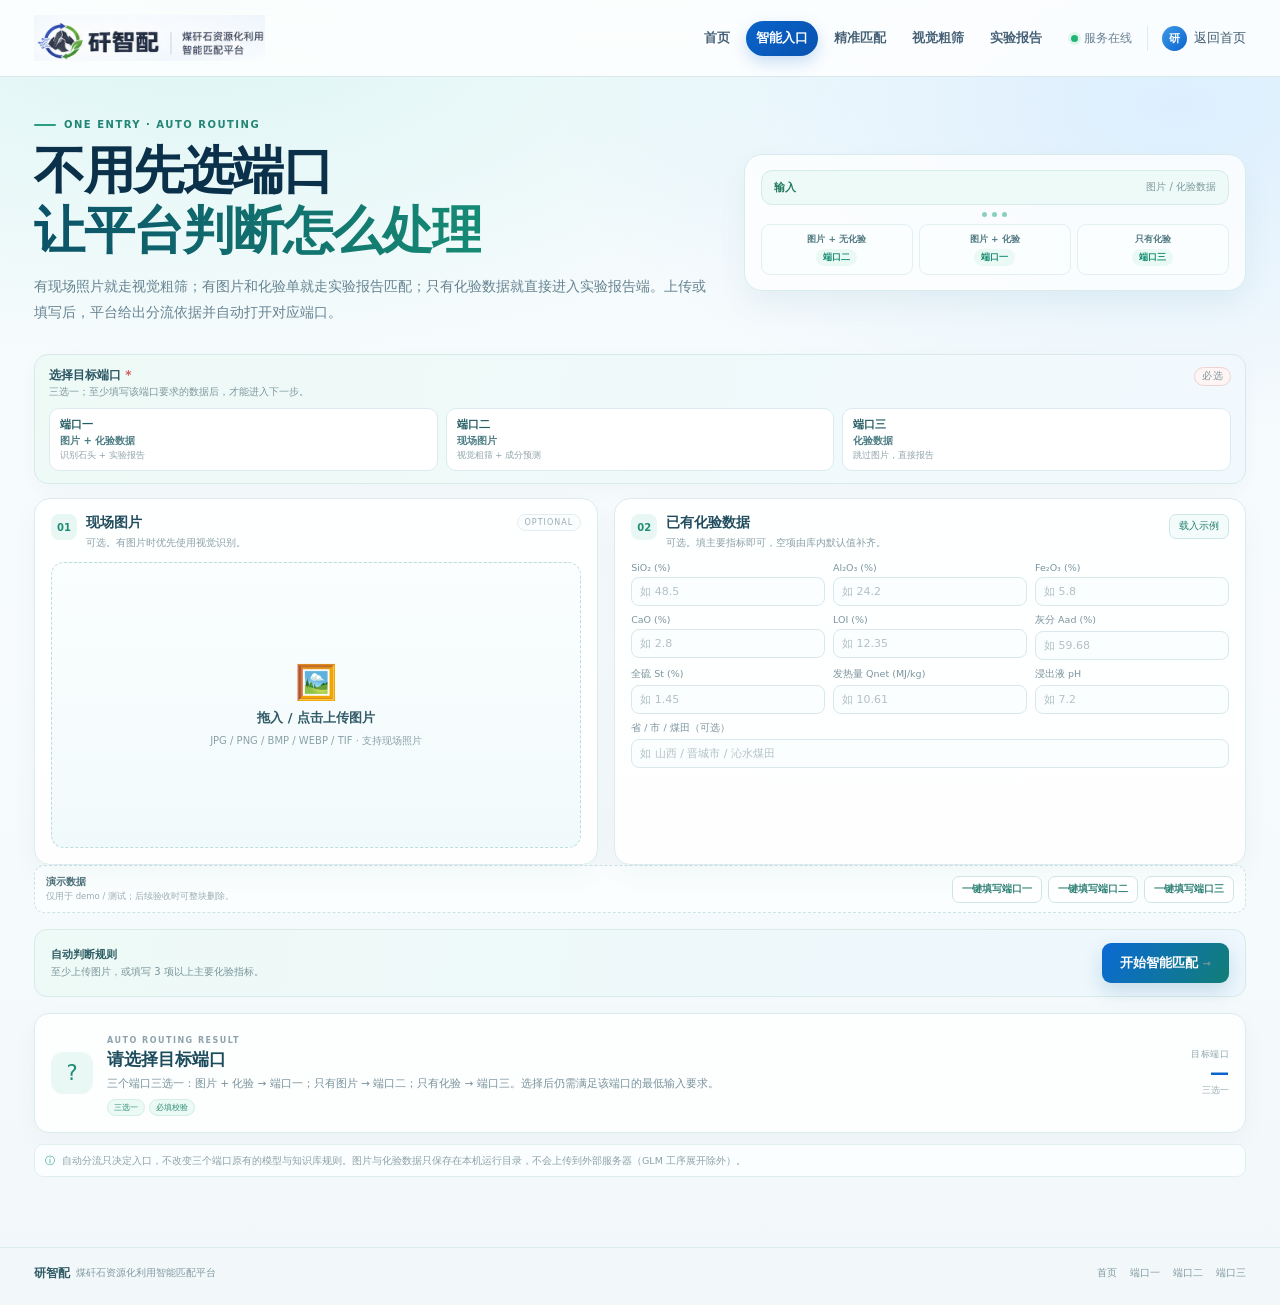
<file: static/auto.html>
<!DOCTYPE html>
<html lang="zh-CN">
<head>
<meta charset="UTF-8">
<meta name="viewport" content="width=device-width, initial-scale=1.0">
<title>智能入口 · 自动分流 · 煤矸石智能匹配平台</title>
<link rel="icon" href="/static/assets/logo.png">
<link rel="stylesheet" href="/static/landing.css">
<link rel="stylesheet" href="/static/auto.css">
</head>
<body class="auto-page">
<div class="page">
  <header class="site-header">
    <div class="topbar">
      <a class="brand" href="/"><img class="brand-logo" src="/static/assets/logo.png" alt="研智配 · 煤矸石资源化利用智能匹配平台"></a>
      <nav class="main-nav">
        <a href="/">首页</a>
        <a class="active" href="/auto">智能入口</a>
        <a href="/precision">精准匹配</a>
        <a href="/vision">视觉粗筛</a>
        <a href="/report">实验报告</a>
      </nav>
      <div class="top-actions">
        <a class="status-link" href="/api/health" target="_blank"><i class="status-dot"></i><span>服务在线</span></a>
        <a class="user-chip" href="/" style="text-decoration:none"><span class="avatar">研</span><span>返回首页</span></a>
      </div>
    </div>
  </header>

  <main class="auto-main">
    <section class="auto-hero">
      <div>
        <div class="eyebrow"><span></span>ONE ENTRY · AUTO ROUTING</div>
        <h1>不用先选端口<br><em>让平台判断怎么处理</em></h1>
        <p>有现场照片就走视觉粗筛；有图片和化验单就走实验报告匹配；只有化验数据就直接进入实验报告端。上传或填写后，平台给出分流依据并自动打开对应端口。</p>
      </div>
      <div class="route-map" aria-hidden="true">
        <div class="route-node input"><b>输入</b><span>图片 / 化验数据</span></div>
        <div class="route-line"><i></i><i></i><i></i></div>
        <div class="route-branches">
          <div><b>图片 + 无化验</b><span>端口二</span></div>
          <div><b>图片 + 化验</b><span>端口一</span></div>
          <div><b>只有化验</b><span>端口三</span></div>
        </div>
      </div>
    </section>

    <section class="auto-mode">
      <div class="auto-mode-head"><div><b>选择目标端口 <em>*</em></b><span>三选一；至少填写该端口要求的数据后，才能进入下一步。</span></div><span class="auto-required">必选</span></div>
      <div class="auto-modes" id="auto-modes">
        <button type="button" class="auto-mode-btn" data-target="precision"><b>端口一</b><span>图片 + 化验数据</span><small>识别石头 + 实验报告</small></button>
        <button type="button" class="auto-mode-btn" data-target="vision"><b>端口二</b><span>现场图片</span><small>视觉粗筛 + 成分预测</small></button>
        <button type="button" class="auto-mode-btn" data-target="report"><b>端口三</b><span>化验数据</span><small>跳过图片，直接报告</small></button>
      </div>
    </section>

    <div class="auto-grid">
      <section class="auto-card">
        <div class="auto-card-head"><span class="auto-no">01</span><div><h2>现场图片</h2><p>可选。有图片时优先使用视觉识别。</p></div><span class="optional">OPTIONAL</span></div>
        <div class="auto-drop" id="auto-drop">
          <input type="file" id="auto-file" accept=".jpg,.jpeg,.png,.bmp,.webp,.tif,.tiff,image/*" hidden>
          <div class="auto-drop-icon">🖼️</div>
          <b>拖入 / 点击上传图片</b>
          <small>JPG / PNG / BMP / WEBP / TIF · 支持现场照片</small>
          <img id="auto-preview" alt="待识别图片">
          <button type="button" class="auto-clear" id="auto-clear">重新选择</button>
        </div>
      </section>

      <section class="auto-card">
        <div class="auto-card-head"><span class="auto-no">02</span><div><h2>已有化验数据</h2><p>可选。填主要指标即可，空项由库内默认值补齐。</p></div><button type="button" class="auto-sample" id="auto-sample">载入示例</button></div>
        <div class="auto-fields">
          <label><span>SiO₂ (%)</span><input id="ai-SiO2" type="number" step="0.01" placeholder="如 48.5"></label>
          <label><span>Al₂O₃ (%)</span><input id="ai-Al2O3" type="number" step="0.01" placeholder="如 24.2"></label>
          <label><span>Fe₂O₃ (%)</span><input id="ai-Fe2O3" type="number" step="0.01" placeholder="如 5.8"></label>
          <label><span>CaO (%)</span><input id="ai-CaO" type="number" step="0.01" placeholder="如 2.8"></label>
          <label><span>LOI (%)</span><input id="ai-LOI" type="number" step="0.01" placeholder="如 12.35"></label>
          <label><span>灰分 Aad (%)</span><input id="ai-ash" type="number" step="0.1" placeholder="如 59.68"></label>
          <label><span>全硫 St (%)</span><input id="ai-St" type="number" step="0.01" placeholder="如 1.45"></label>
          <label><span>发热量 Qnet (MJ/kg)</span><input id="ai-Qnet" type="number" step="0.01" placeholder="如 10.61"></label>
          <label><span>浸出液 pH</span><input id="ai-pH" type="number" step="0.1" placeholder="如 7.2"></label>
          <label class="wide"><span>省 / 市 / 煤田（可选）</span><input id="ai-place" placeholder="如 山西 / 晋城市 / 沁水煤田"></label>
        </div>
      </section>
    </div>

    <section class="auto-demo-tools" id="auto-demo-tools">
      <div class="auto-demo-head"><b>演示数据</b><span>仅用于 demo / 测试；后续验收时可整块删除。</span></div>
      <div class="auto-demo-buttons">
        <button type="button" data-demo="precision">一键填写端口一</button>
        <button type="button" data-demo="vision">一键填写端口二</button>
        <button type="button" data-demo="report">一键填写端口三</button>
      </div>
    </section>

    <section class="auto-submit">
      <div>
        <b>自动判断规则</b>
        <span id="auto-hint">至少上传图片，或填写 3 项以上主要化验指标。</span>
      </div>
      <button type="button" class="auto-go" id="auto-go">开始智能匹配 <span>→</span></button>
    </section>

    <section class="auto-decision" id="auto-decision">
      <div class="decision-icon" id="decision-icon">✦</div>
      <div class="decision-copy">
        <span class="decision-kicker">AUTO ROUTING RESULT</span>
        <h2 id="decision-title">等待输入</h2>
        <p id="decision-desc">上传图片或填写化验数据后，这里会显示分流判断。</p>
        <div class="decision-tags" id="decision-tags"></div>
      </div>
      <div class="decision-target"><span>目标端口</span><b id="decision-port">—</b><em id="decision-count">—</em></div>
    </section>

    <div class="auto-note">
      <span>ⓘ</span><span>自动分流只决定入口，不改变三个端口原有的模型与知识库规则。图片与化验数据只保存在本机运行目录，不会上传到外部服务器（GLM 工序展开除外）。</span>
    </div>
  </main>

  <footer class="site-footer">
    <div class="footer-brand"><b>研智配</b><span>煤矸石资源化利用智能匹配平台</span></div>
    <div class="footer-links"><a href="/">首页</a><a href="/precision">端口一</a><a href="/vision">端口二</a><a href="/report">端口三</a></div>
  </footer>
</div>
<div class="auto-guard" id="auto-guard" role="dialog" aria-modal="true" aria-labelledby="guard-title">
  <div class="auto-guard-card">
    <div class="guard-icon">!</div>
    <h3 id="guard-title">还不能进入下一步</h3>
    <p id="guard-text">请先选择目标端口，并填写该端口要求的数据。</p>
    <button type="button" id="guard-close">知道了</button>
  </div>
</div>
<script src="/static/auto.js"></script>
</body>
</html>
</file>
<file: static/landing.css>
:root{
  --navy:#0c2b49; --ink:#16364f; --muted:#5f7789; --dim:#8aa1b1;
  --blue:#0b63ce; --blue2:#074da8; --green:#1b9d5a; --green2:#128348;
  --mint:#e9f8f2; --sky:#eaf5ff; --pale:#f4fafb; --line:#dcebed;
  --white:#fff; --shadow:0 16px 40px rgba(20,74,101,.09);
  --radius:18px;
}
*{box-sizing:border-box}
html{scroll-behavior:smooth}
body{margin:0;color:var(--ink);font-family:"Microsoft YaHei","PingFang SC","Noto Sans SC",system-ui,-apple-system,"Segoe UI",sans-serif;background:#f4fafb;font-size:14px;-webkit-font-smoothing:antialiased}
a{color:inherit;text-decoration:none}
button{font:inherit}
.page{min-height:100vh;background:
  radial-gradient(1100px 520px at 15% 2%,rgba(202,241,237,.55),transparent 65%),
  radial-gradient(900px 480px at 92% 8%,rgba(205,231,255,.62),transparent 70%),
  linear-gradient(180deg,#f5fbfc 0%,#f7fbfd 50%,#f2f8fa 100%);
  overflow:hidden}
.site-header{position:sticky;top:0;z-index:30;background:rgba(255,255,255,.82);backdrop-filter:blur(18px);border-bottom:1px solid rgba(207,228,232,.8)}
.topbar{max-width:1500px;margin:0 auto;height:76px;display:flex;align-items:center;gap:28px;padding:0 34px}
.brand{display:flex;align-items:center;gap:11px;min-width:360px}
.brand-mark{width:38px;height:38px;border-radius:50%;display:grid;place-items:center;color:#0d5b54;background:linear-gradient(145deg,#d9f6ee,#bfe8f8);box-shadow:inset 0 0 0 1px rgba(58,138,131,.2)}
.brand-mark svg{width:32px;height:32px}
.brand-mark.small{width:29px;height:29px;background:#d9f6ee}
.brand-name{font-size:22px;font-weight:800;letter-spacing:.5px;color:#0b2d47}
.brand-divider{width:1px;height:23px;background:#d7e4e8;margin:0 3px}
.brand-tag{font-size:12.5px;color:#668092;letter-spacing:.4px;white-space:nowrap}
.main-nav{display:flex;align-items:center;gap:6px;margin-left:auto}
.main-nav a{position:relative;padding:10px 15px;border-radius:999px;color:#466176;font-size:13.5px;font-weight:600;transition:.18s;white-space:nowrap}
.main-nav a:hover{background:#eef7f8;color:#0b5c55}
.main-nav a.active{color:#fff;background:linear-gradient(135deg,#0a63c9,#0752b0);box-shadow:0 6px 16px rgba(11,99,206,.22)}
.top-actions{display:flex;align-items:center;gap:15px;margin-left:4px}
.status-link{display:flex;align-items:center;gap:6px;font-size:11.5px;color:#698294;white-space:nowrap}
.status-dot{width:7px;height:7px;border-radius:50%;background:#21b573;box-shadow:0 0 0 3px rgba(33,181,115,.13)}
.user-chip{display:flex;align-items:center;gap:7px;font-size:12.5px;color:#3f5c70;padding-left:14px;border-left:1px solid #e0ebee;white-space:nowrap}
.avatar{width:25px;height:25px;border-radius:50%;display:grid;place-items:center;color:#fff;background:linear-gradient(135deg,#3e9be8,#0b63ce);font-size:11px;font-weight:700}
.user-chip svg{color:#7791a2}

.hero{position:relative;max-width:1500px;margin:0 auto;padding:48px 34px 36px;display:grid;grid-template-columns:minmax(0,1.04fr) minmax(0,.96fr);gap:42px;align-items:center}
.hero-deco{position:absolute;border-radius:50%;pointer-events:none;filter:blur(1px);opacity:.65}
.deco-a{width:420px;height:420px;left:-190px;top:-60px;background:radial-gradient(circle,rgba(171,231,217,.55),transparent 68%)}
.deco-b{width:380px;height:380px;right:-130px;top:60px;background:radial-gradient(circle,rgba(167,212,255,.55),transparent 68%)}
.hero-copy{position:relative;z-index:2;padding-top:10px}
.eyebrow{display:flex;align-items:center;gap:9px;font-size:12.5px;color:#228575;letter-spacing:.8px;font-weight:700;margin-bottom:15px}
.eyebrow span{width:22px;height:2px;background:#2ba88e;border-radius:2px}
.hero h1{margin:0 0 16px;font-size:clamp(38px,4.4vw,62px);line-height:1.16;letter-spacing:-1.5px;color:#0a2d47;font-weight:900}
.hero h1 em{font-style:normal;position:relative;color:#0a3450;background:linear-gradient(90deg,#0b4f68,#137f6d 80%);-webkit-background-clip:text;background-clip:text;-webkit-text-fill-color:transparent}
.hero h1 em:after{content:"";position:absolute;left:2px;right:8px;bottom:4px;height:9px;background:linear-gradient(90deg,rgba(46,181,141,.28),rgba(57,157,220,.2));border-radius:50%;z-index:-1;transform:rotate(-1deg)}
.hero-lead{max-width:650px;margin:0 0 25px;color:#577184;font-size:15px;line-height:1.9;letter-spacing:.2px}
.hero-lead b{color:#174c60;font-weight:700}
.port-grid{display:grid;grid-template-columns:1fr 1fr;gap:14px;max-width:700px}
.port-card{position:relative;display:flex;align-items:flex-start;gap:12px;min-height:118px;padding:17px 15px;border-radius:15px;color:#fff;overflow:hidden;transition:transform .18s,box-shadow .18s}
.port-card:hover{transform:translateY(-3px);box-shadow:0 16px 30px rgba(15,83,120,.18)}
.port-card.blue{background:linear-gradient(135deg,#0d67ce 0%,#0a53b1 100%);box-shadow:0 12px 26px rgba(11,99,206,.21)}
.port-card.green{background:linear-gradient(135deg,#22a45f 0%,#138246 100%);box-shadow:0 12px 26px rgba(27,157,90,.2)}
.port-card:after{content:"";position:absolute;width:150px;height:150px;border-radius:50%;right:-66px;bottom:-78px;background:rgba(255,255,255,.12)}
.port-icon{width:43px;height:43px;flex:none;border-radius:11px;background:rgba(255,255,255,.16);display:grid;place-items:center;margin-top:2px}
.port-icon svg{width:30px;height:30px;color:#fff}
.port-main{display:flex;flex-direction:column;gap:7px;position:relative;z-index:1;padding-right:18px}
.port-main b{font-size:15.5px;letter-spacing:.2px;line-height:1.35}
.port-main small{font-size:11.5px;line-height:1.7;color:rgba(255,255,255,.82)}
.port-arrow{position:absolute;right:13px;bottom:12px;font-size:19px;opacity:.85;z-index:1}
.hero-foot{display:flex;flex-wrap:wrap;align-items:center;gap:12px;margin-top:22px;color:#6b8494;font-size:11.5px}
.hero-foot b{color:#1b5b66;font-weight:800}
.hero-foot .sep{width:1px;height:12px;background:#cfdee2}
.hero-foot .live{display:flex;align-items:center;gap:6px;color:#2a8e66;font-weight:600}
.hero-foot .live i{width:6px;height:6px;border-radius:50%;background:#34b27b;box-shadow:0 0 0 3px rgba(52,178,123,.14)}

.hero-visual{position:relative;z-index:2;min-width:0}
.visual-card{position:relative;background:rgba(255,255,255,.86);border:1px solid rgba(203,228,233,.9);border-radius:24px;padding:15px 16px 12px;box-shadow:0 26px 65px rgba(23,77,101,.13);backdrop-filter:blur(14px)}
.visual-card:before{content:"";position:absolute;inset:9px;border-radius:18px;border:1px solid rgba(167,215,221,.28);pointer-events:none}
.visual-head{display:flex;align-items:center;gap:9px;padding:4px 3px 13px;border-bottom:1px solid #edf5f6;position:relative}
.window-dots{display:flex;gap:4px}
.window-dots i{width:6px;height:6px;border-radius:50%;background:#b6d9df}
.window-dots i:first-child{background:#74c6b8}.window-dots i:nth-child(2){background:#9ad1ee}.window-dots i:nth-child(3){background:#b9e2c9}
.visual-label{font-size:11.5px;color:#5e8292;font-weight:700;letter-spacing:.3px}
.mini-chip{margin-left:auto;font-size:9px;letter-spacing:1.2px;color:#2b8e7e;background:#e8f8f3;border:1px solid #ccece3;border-radius:999px;padding:2px 7px}
.visual-body{display:grid;grid-template-columns:minmax(0,1.02fr) minmax(0,1fr);gap:13px;padding:14px 2px 4px}
.sample-panel,.composition-panel{min-width:0}
.sample-tag{display:flex;align-items:center;gap:6px;font-size:10.5px;color:#658295;margin:0 0 7px 2px}
.tag-dot{width:6px;height:6px;border-radius:50%;background:#27b184}
.sample-image{position:relative;height:212px;border-radius:14px;overflow:hidden;background:linear-gradient(160deg,#d6eef0,#b9dae6);border:1px solid #d3e9ec}
.sample-image img{width:100%;height:100%;object-fit:cover;display:block;filter:saturate(.92) contrast(1.03)}
.sample-image:after{content:"";position:absolute;inset:0;background:linear-gradient(180deg,transparent 58%,rgba(11,57,73,.24));pointer-events:none}
.sample-caption{display:flex;justify-content:space-between;gap:8px;padding:8px 2px 0;font-size:9.5px;color:#8aa3ad}
.sample-caption b{color:#507383;font-size:9.5px;letter-spacing:.3px;max-width:72%;overflow:hidden;text-overflow:ellipsis;white-space:nowrap}
.composition-panel{padding-top:1px}
.panel-kicker{font-size:10px;color:#7c97a4;font-weight:700;letter-spacing:.4px;margin-bottom:8px}
.comp-content{display:flex;align-items:center;gap:12px;min-height:117px;padding:4px 0 8px}
.comp-donut{position:relative;width:110px;height:110px;flex:none;border-radius:50%;background:conic-gradient(#2d7fd3 0 58%,#4cb6a8 58% 76%,#84c8a7 76% 89%,#e7b45c 89% 96%,#dceaf0 96% 100%);display:grid;place-items:center;box-shadow:inset 0 0 0 13px rgba(255,255,255,.9)}
.comp-donut:after{content:"";position:absolute;inset:27px;border-radius:50%;background:#fff;box-shadow:inset 0 0 0 1px #eef6f7}
.comp-donut span,.comp-donut b{position:relative;z-index:1;display:block;text-align:center}
.comp-donut span{font-size:8px;color:#839da8;letter-spacing:.4px}
.comp-donut b{font-size:10.5px;color:#256b7b;margin-top:2px}
.comp-legend{display:flex;flex-direction:column;gap:7px;width:100%;min-width:0}
.comp-row{display:flex;align-items:center;gap:7px;font-size:10.5px;color:#5e7b89;white-space:nowrap}
.comp-row i{width:6px;height:6px;border-radius:2px;flex:none}
.comp-row span{overflow:hidden;text-overflow:ellipsis}
.comp-row b{margin-left:auto;color:#325766;font-size:10px;font-weight:700}
.route-mini{margin-top:4px;padding-top:9px;border-top:1px solid #edf5f6}
.route-mini-head{display:flex;align-items:center;gap:7px;margin-bottom:8px}
.route-mini-head b{font-size:11px;color:#2c5261;font-weight:700;white-space:nowrap;overflow:hidden;text-overflow:ellipsis}
.route-mini-head span{margin-left:auto;font-size:9px;color:#579286;background:#eaf8f3;border-radius:999px;padding:2px 6px;flex:none}
.route-flow{display:flex;align-items:center;gap:3px;flex-wrap:nowrap;overflow:hidden}
.route-flow span{display:flex;align-items:center;gap:4px;min-width:0;font-size:9px;color:#5d7885;background:#f4fafb;border:1px solid #e4f0f2;border-radius:7px;padding:4px 5px;white-space:nowrap}
.route-flow span:after{content:"›";color:#94b5bf;margin-left:1px}
.route-flow span:last-child:after{display:none}
.route-flow i{width:4px;height:4px;border-radius:50%;background:#72c3b1;flex:none}
.visual-foot{display:flex;align-items:center;gap:6px;padding:9px 3px 0;border-top:1px solid #edf5f6;color:#7d99a5;font-size:9.5px}
.visual-foot .pulse{width:6px;height:6px;border-radius:50%;background:#27b184;box-shadow:0 0 0 3px rgba(39,177,132,.12)}
.visual-foot .mono{margin-left:auto;font-family:ui-monospace,Consolas,monospace;font-size:9px;color:#9cb0b9}

.feature-strip{max-width:1500px;margin:6px auto 0;padding:0 34px;display:grid;grid-template-columns:repeat(6,minmax(0,1fr));gap:10px}
.feature-card{display:flex;align-items:flex-start;gap:9px;min-height:98px;padding:14px 12px;border:1px solid #dcebed;border-radius:13px;background:rgba(255,255,255,.8);box-shadow:0 7px 20px rgba(25,79,101,.035);transition:.18s;position:relative}
.feature-card:hover{transform:translateY(-2px);border-color:#c1dfe3;box-shadow:0 12px 24px rgba(25,79,101,.08)}
.feature-icon{width:33px;height:33px;flex:none;border-radius:9px;display:grid;place-items:center}
.feature-icon svg{width:23px;height:23px}
.feature-icon.sky{color:#2b78c4;background:#e9f3ff}.feature-icon.mint{color:#269475;background:#e9f8f1}.feature-icon.leaf{color:#2f9b65;background:#eaf8ee}.feature-icon.blue{color:#2e72b9;background:#eaf3fd}.feature-icon.violet{color:#6b7bc4;background:#f0effb}.feature-icon.gold{color:#bf8b36;background:#fcf5e8}
.feature-card>span:nth-child(2){display:flex;flex-direction:column;gap:5px;min-width:0}
.feature-card b{font-size:12px;color:#204555;font-weight:800;white-space:nowrap}
.feature-card small{font-size:9.5px;color:#7b939d;line-height:1.55}
.feature-card>i{margin-left:auto;color:#aec3cb;font-style:normal;font-size:17px;line-height:1;padding-top:2px}

.workflow{max-width:1500px;margin:17px auto 0;padding:0 34px;display:flex;align-items:center;gap:22px;background:linear-gradient(90deg,rgba(237,249,246,.9),rgba(240,249,253,.9));border:1px solid #dcefea;border-radius:14px;min-height:76px}
.workflow-title{display:flex;align-items:center;gap:10px;padding:0 3px;min-width:250px}
.wf-icon{width:37px;height:37px;border-radius:10px;display:grid;place-items:center;color:#2a8d82;background:#dff5ed}
.wf-icon svg{width:27px;height:27px}
.workflow-title b{font-size:14px;color:#214b54;font-weight:800;display:block}
.workflow-title small{display:block;font-size:9.5px;color:#7b989d;margin-top:3px;white-space:nowrap}
.workflow-steps{display:flex;flex:1;align-items:center;min-width:0}
.wf-step{display:flex;align-items:center;gap:9px;flex:1;min-width:0;position:relative;padding:0 12px 0 6px}
.wf-step:not(:last-child):after{content:"›";position:absolute;right:3px;color:#a7c6c2;font-size:18px}
.wf-num{width:25px;height:25px;border-radius:50%;display:grid;place-items:center;background:#dff4ec;color:#218b75;font-weight:800;font-size:11px;flex:none}
.wf-step b{display:block;font-size:11.5px;color:#2b535a;font-weight:800;white-space:nowrap}
.wf-step small{display:block;font-size:9px;color:#80999c;margin-top:2px;white-space:nowrap;overflow:hidden;text-overflow:ellipsis}
.wf-step:nth-child(2) .wf-num{background:#e5f1fd;color:#397db2}.wf-step:nth-child(3) .wf-num{background:#e9f7f1;color:#2e9873}.wf-step:nth-child(4) .wf-num{background:#edf0fb;color:#6576b3}

.dashboard{max-width:1500px;margin:17px auto 0;padding:0 34px}
.dashboard-grid{display:grid;grid-template-columns:minmax(0,1.22fr) minmax(0,.9fr) minmax(0,1.12fr);gap:14px}
.panel{background:rgba(255,255,255,.86);border:1px solid #dcebed;border-radius:15px;padding:15px 16px;box-shadow:0 8px 25px rgba(26,80,103,.045);min-width:0}
.panel-head{display:flex;align-items:center;gap:8px;margin-bottom:13px}
.panel-head h2{margin:0;font-size:12.5px;color:#2b4e5f;font-weight:800;display:flex;align-items:center;gap:7px}
.panel-ic{color:#299080;font-size:14px}
.panel-head>a,.panel-head .soft-pill{margin-left:auto;font-size:9.5px;color:#4d8d83;background:#eef9f5;border:1px solid #dcefe8;padding:3px 7px;border-radius:999px;white-space:nowrap}
.stat-grid{display:grid;grid-template-columns:repeat(4,1fr);gap:7px}
.stat-item{text-align:left;padding:11px 9px;background:linear-gradient(180deg,#fbfeff,#f5fbfc);border:1px solid #e7f1f2;border-radius:10px;min-width:0}
.stat-item .stat-ic{width:23px;height:23px;border-radius:6px;background:#eaf7f5;color:#2b9c82;display:grid;place-items:center;margin-bottom:8px;font-size:11px;font-weight:800}
.stat-item b{display:block;font-size:21px;letter-spacing:-.6px;color:#205064;font-weight:900;line-height:1.1;white-space:nowrap;overflow:hidden;text-overflow:ellipsis}
.stat-item b em{font-style:normal;font-size:10px;color:#72909a;font-weight:600;margin-left:2px}
.stat-item small{display:block;font-size:9px;color:#839ba3;margin-top:4px;white-space:nowrap}
.overview-foot{display:flex;align-items:center;gap:8px;margin-top:11px;padding-top:9px;border-top:1px solid #eef5f6;color:#8aa1a8;font-size:9px}
.overview-foot .mono{margin-left:auto;font-family:ui-monospace,Consolas,monospace}
.dot{width:5px;height:5px;border-radius:50%;display:inline-block}.dot.green{background:#34b27b}
.distribution-body{display:flex;align-items:center;gap:15px;min-height:145px}
.donut-wrap{flex:none}
.donut{width:139px;height:139px;border-radius:50%;display:grid;place-items:center;position:relative;background:conic-gradient(#1d79c9 0 42%,#36a98e 42% 65%,#75c28f 65% 81%,#a9d4b1 81% 92%,#d9e8e9 92% 100%);box-shadow:inset 0 0 0 20px rgba(255,255,255,.92)}
.donut:after{content:"";position:absolute;inset:35px;border-radius:50%;background:#fff;box-shadow:inset 0 0 0 1px #eef5f6}
.donut span,.donut b{position:relative;z-index:1;display:block;text-align:center}
.donut span{font-size:8.5px;color:#8aa1a8;letter-spacing:.3px}
.donut b{font-size:19px;color:#2a5c6b;font-weight:900;margin-top:2px}
.route-legend{display:flex;flex-direction:column;gap:8px;min-width:0;width:100%}
.legend-row{display:flex;align-items:center;gap:6px;font-size:9.5px;color:#5f7b86;min-width:0}
.legend-row i{width:7px;height:7px;border-radius:2px;flex:none}
.legend-row span{overflow:hidden;text-overflow:ellipsis;white-space:nowrap}
.legend-row b{margin-left:auto;font-size:9px;color:#78939c;font-weight:600;flex:none}
.cases-panel .panel-head{margin-bottom:10px}
.case-feature{display:flex;gap:10px;padding:8px;border:1px solid #e4f0f1;border-radius:11px;background:#fbfefe;cursor:pointer;transition:.18s}
.case-feature:hover{border-color:#c8e2e5;background:#fff}
.case-thumb{width:103px;height:79px;border-radius:8px;overflow:hidden;flex:none;background:#d9ecef}
.case-thumb img{width:100%;height:100%;object-fit:cover;display:block}
.case-info{min-width:0;display:flex;flex-direction:column;gap:5px}
.case-info b{font-size:11px;color:#2b5260;line-height:1.45;display:-webkit-box;-webkit-line-clamp:2;-webkit-box-orient:vertical;overflow:hidden}
.case-badges{display:flex;gap:4px;flex-wrap:wrap}
.case-badges span{font-size:8px;color:#448e7d;background:#eaf8f3;border:1px solid #d8efe8;border-radius:999px;padding:2px 5px}
.case-badges span.route{color:#337ab8;background:#edf5fd;border-color:#d8e9fa}
.case-info small{font-size:8.5px;color:#8ba1a8;line-height:1.45}
.case-mini-list{display:flex;flex-direction:column;gap:5px;margin-top:7px}
.case-mini{display:flex;gap:6px;align-items:center;font-size:9px;color:#738c95;padding:5px 3px;border-bottom:1px dashed #eef5f6}
.case-mini:last-child{border-bottom:0}
.case-mini b{font-size:9px;color:#3c6672;font-weight:700;max-width:47%;overflow:hidden;text-overflow:ellipsis;white-space:nowrap}
.case-mini span{margin-left:auto;color:#9bafb6;white-space:nowrap;overflow:hidden;text-overflow:ellipsis}

.kb-section{max-width:1500px;margin:34px auto 0;padding:0 34px}
.section-heading{display:flex;align-items:flex-end;gap:20px;margin-bottom:15px}
.section-kicker{display:block;color:#2b9b88;font-size:9px;letter-spacing:2px;font-weight:800;margin-bottom:5px}
.section-heading h2{margin:0 0 5px;font-size:22px;color:#153b50;font-weight:900;letter-spacing:-.4px}
.section-heading p{max-width:770px;margin:0;color:#758e99;font-size:11px;line-height:1.7}
.section-heading .btn-outline{margin-left:auto;flex:none;border:1px solid #cbe2e3;background:#fff;color:#2c7e75;border-radius:8px;padding:8px 13px;font-size:10.5px;font-weight:700;transition:.18s}
.section-heading .btn-outline:hover{background:#eefaf6;border-color:#a9d8cf}
.kb-grid{display:grid;grid-template-columns:repeat(3,minmax(0,1fr));gap:9px}
.kb-card{background:rgba(255,255,255,.8);border:1px solid #dfecee;border-radius:11px;padding:12px 13px;transition:.18s}
.kb-card:hover{background:#fff;border-color:#c7e2e2;transform:translateY(-1px)}
.kb-card-top{display:flex;align-items:center;gap:7px;margin-bottom:6px}
.kb-code{font-family:ui-monospace,Consolas,monospace;font-size:9px;font-weight:800;color:#2b9883;background:#e9f8f2;border:1px solid #d8efe6;border-radius:5px;padding:2px 5px}
.kb-cat{margin-left:auto;font-size:8.5px;color:#9aadb4}
.kb-card b{display:block;font-size:11px;color:#2a5261;line-height:1.5;margin-bottom:5px;font-weight:800}
.kb-card small{font-size:8.5px;color:#8da1a8;line-height:1.5;display:block}
.kb-meta{display:flex;justify-content:space-between;gap:8px;margin-top:8px;padding-top:7px;border-top:1px dashed #edf5f5;color:#8ba1a8;font-size:8px}
.kb-meta b{color:#5c7f87;font-size:8px;font-weight:700}

.about-strip{max-width:1500px;margin:26px auto 0;padding:23px 26px;background:linear-gradient(110deg,#eaf8f3,#eef7fd 70%);border:1px solid #d8ece8;border-radius:16px;display:flex;align-items:center;gap:24px}
.about-copy{max-width:780px}
.about-copy h2{margin:0 0 7px;font-size:20px;color:#164256;letter-spacing:-.3px;font-weight:900}
.about-copy p{margin:0;color:#6f8b93;font-size:10.5px;line-height:1.8}
.about-badges{margin-left:auto;display:flex;flex-wrap:wrap;justify-content:flex-end;gap:6px;max-width:360px}
.about-badges span{font-size:9px;color:#397a72;background:rgba(255,255,255,.7);border:1px solid #d5eae6;border-radius:999px;padding:5px 9px;white-space:nowrap}
.site-footer{max-width:1500px;margin:26px auto 0;padding:17px 34px 23px;border-top:1px solid #dcebed;display:flex;align-items:center;gap:15px;color:#829aa2;font-size:9.5px}
.footer-brand{display:flex;align-items:center;gap:6px}.footer-brand b{font-size:12px;color:#315b66}.footer-brand .brand-mark{width:23px;height:23px;color:#2b8e71}
.footer-brand .brand-mark svg{width:22px;height:22px}
.footer-links{display:flex;gap:13px;margin-left:auto}.footer-links a:hover{color:#2b8e83}
.footer-note{color:#a0b1b6;padding-left:13px;border-left:1px solid #e1ecee;white-space:nowrap}

.empty-soft{color:#99adb4;font-size:10px;padding:8px 2px}
.fade-in{animation:fade .5s ease both}@keyframes fade{from{opacity:0;transform:translateY(5px)}to{opacity:1;transform:none}}

@media (max-width:1320px){
 .brand{min-width:300px}.brand-tag{font-size:11px}.main-nav a{padding:9px 10px;font-size:12.5px}.topbar{gap:15px}
 .hero{gap:26px;padding-top:38px}.feature-strip{grid-template-columns:repeat(3,1fr)}.feature-card{min-height:76px}
 .dashboard-grid{grid-template-columns:1.15fr .85fr}.cases-panel{grid-column:1/-1}
}
@media (max-width:1050px){
 .topbar{flex-wrap:wrap;height:auto;padding:12px 24px;gap:11px}.brand{min-width:0}.main-nav{order:3;width:100%;justify-content:center;overflow-x:auto}.top-actions{margin-left:auto}
 .hero{grid-template-columns:1fr;padding:32px 24px 25px}.hero-copy{padding-top:0}.hero-visual{max-width:760px;margin:0 auto;width:100%}
 .feature-strip{padding:0 24px}.workflow{margin-left:24px;margin-right:24px;padding:0 20px}.dashboard,.kb-section{padding:0 24px}.site-footer{padding-left:24px;padding-right:24px}
 .about-strip{margin-left:24px;margin-right:24px}
}
@media (max-width:760px){
 .topbar{padding:11px 16px}.brand-tag,.brand-divider,.status-link{display:none}.brand-name{font-size:19px}.main-nav{justify-content:flex-start}.main-nav a{padding:7px 9px;font-size:11.5px}
 .hero{padding:24px 16px 20px;gap:22px}.hero h1{font-size:38px;letter-spacing:-.9px}.hero-lead{font-size:13px}.port-grid{grid-template-columns:1fr}.hero-foot{gap:7px;font-size:10px}
 .hero-visual{padding:0}.visual-body{grid-template-columns:1fr}.sample-image{height:180px}.comp-content{min-height:105px}
 .feature-strip{grid-template-columns:1fr 1fr;padding:0 16px}.feature-card{padding:10px;min-height:84px}.feature-card b{font-size:11px}.feature-card small{display:none}
 .workflow{margin:14px 16px 0;padding:13px 14px;display:block}.workflow-title{min-width:0;margin-bottom:11px}.workflow-steps{display:grid;grid-template-columns:1fr 1fr;gap:7px}.wf-step{padding:5px 6px}.wf-step:after{display:none}.wf-step small{font-size:8.5px}
 .dashboard,.kb-section{padding:0 16px}.dashboard-grid{grid-template-columns:1fr}.cases-panel{grid-column:auto}.stat-grid{grid-template-columns:1fr 1fr}.donut-wrap{flex:none}
 .section-heading{display:block}.section-heading .btn-outline{display:inline-block;margin-top:10px}.kb-grid{grid-template-columns:1fr}
 .about-strip{margin:20px 16px 0;padding:18px;display:block}.about-badges{margin:13px 0 0;justify-content:flex-start;max-width:none}
 .site-footer{padding:15px 16px 20px;display:block;line-height:1.9}.footer-links{margin:8px 0}.footer-note{padding-left:0;border-left:0;display:block;white-space:normal}
}
/* auth demo */
.user-chip{border:0;background:transparent;cursor:pointer;font-family:inherit;border-left:1px solid #e0ebee;padding:0 0 0 14px}
.user-chip:hover #auth-name{color:#0b63ce}
.auth-mask{position:fixed;inset:0;z-index:80;display:none;align-items:center;justify-content:center;padding:20px;background:rgba(9,38,54,.28);backdrop-filter:blur(5px)}
.auth-mask.show{display:flex}
.auth-card{position:relative;width:min(410px,100%);background:#fff;border:1px solid #dcebed;border-radius:18px;padding:26px 26px 22px;box-shadow:0 32px 80px rgba(11,47,64,.18);animation:authIn .22s ease both}
@keyframes authIn{from{opacity:0;transform:translateY(8px) scale(.985)}to{opacity:1;transform:none}}
.auth-close{position:absolute;right:12px;top:10px;border:0;background:none;font-size:25px;line-height:1;color:#91a7b0;cursor:pointer;padding:4px 7px;border-radius:7px}
.auth-close:hover{background:#f1f9fa;color:#2a6d72}
.auth-brand{display:flex;align-items:center;gap:10px;margin-bottom:18px}
.auth-brand .brand-mark{width:37px;height:37px;color:#147d6d;background:linear-gradient(145deg,#d9f6ee,#c7e9f8);border-radius:50%;display:grid;place-items:center}
.auth-brand .brand-mark svg{width:31px;height:31px}
.auth-brand b{display:block;color:#0d3047;font-size:16px;font-weight:900;letter-spacing:.4px}
.auth-brand small{display:block;color:#83a0a9;font-size:9px;letter-spacing:1.4px;margin-top:2px}
.auth-card h3{margin:0 0 5px;color:#12394e;font-size:22px;font-weight:900;letter-spacing:-.3px}
.auth-sub{margin:0 0 15px;color:#819ba4;font-size:10.5px;line-height:1.6}
.auth-tabs{display:flex;gap:3px;padding:3px;background:#f2f9fa;border:1px solid #e5f0f2;border-radius:9px;margin-bottom:16px}
.auth-tabs button{flex:1;border:0;background:transparent;border-radius:7px;padding:8px;color:#78939d;font-size:11.5px;font-weight:700;cursor:pointer;transition:.16s}
.auth-tabs button.active{background:#fff;color:#0b63ce;box-shadow:0 3px 9px rgba(25,80,100,.07)}
.auth-field{display:block;margin-bottom:12px}
.auth-field span{display:block;color:#657f8c;font-size:11px;margin-bottom:5px}
.auth-field input{width:100%;border:1px solid #d8e8eb;border-radius:9px;padding:10px 11px;background:#fbfefe;color:#234d5f;font-family:inherit;font-size:12.5px;outline:none;transition:.16s}
.auth-field input:focus{border-color:#5eb0ae;background:#fff;box-shadow:0 0 0 3px rgba(94,176,174,.11)}
.auth-field.hidden,.auth-logout.hidden{display:none}
.auth-error{min-height:17px;color:#c45050;font-size:10px;line-height:1.5;margin:1px 0 7px}
.auth-submit{width:100%;border:0;border-radius:9px;padding:11px;background:linear-gradient(120deg,#0b6ad4,#0756b6);color:#fff;font-family:inherit;font-size:13px;font-weight:800;cursor:pointer;box-shadow:0 8px 18px rgba(11,99,206,.19);transition:.16s}
.auth-submit:hover{filter:brightness(1.06)}
.auth-demo{margin-top:12px;text-align:center;color:#91a6ad;font-size:9.5px}
.auth-demo b{color:#5c7b83;font-family:ui-monospace,Consolas,monospace}
.auth-logout{display:block;width:100%;margin-top:10px;border:1px solid #efd5d5;background:#fff7f7;color:#b35454;border-radius:8px;padding:8px;font-family:inherit;font-size:10.5px;font-weight:700;cursor:pointer}
.auth-logout:hover{background:#fff0f0}
@media (max-width:760px){.auth-card{padding:23px 19px 19px}.auth-card h3{font-size:20px}}
/* supplied brand logo */
.brand-logo{display:block;height:46px;width:auto;max-width:275px;object-fit:contain}
.brand{min-width:280px}
.port-grid{max-width:760px}
.port-card.report{grid-column:1/-1;min-height:86px;background:linear-gradient(120deg,#0d7f86 0%,#126b79 58%,#15566b 100%);box-shadow:0 12px 26px rgba(18,107,121,.18)}
.port-card.report .port-icon{background:rgba(255,255,255,.15)}
.port-card.report .port-main{padding-right:30px}
.port-card.report .port-main b{font-size:15px}
.port-card.report .port-main small{max-width:660px}
.port-card.report:after{right:-55px;bottom:-96px}
@media (max-width:1050px){.brand-logo{height:43px}.brand{min-width:0}}
@media (max-width:760px){
  .brand-logo{height:37px;max-width:215px}
  .port-grid{grid-template-columns:1fr}
  .port-card.report{grid-column:auto;min-height:104px}
  .port-card.report .port-main{padding-right:16px}
}
.auto-entry{display:flex;align-items:center;gap:10px;max-width:760px;margin-top:11px;padding:9px 12px;border:1px solid #cfe8e5;border-radius:11px;background:linear-gradient(100deg,#eefbf7,#eef7ff);transition:.18s}
.auto-entry:hover{border-color:#95cfc6;box-shadow:0 8px 20px rgba(24,120,110,.08);transform:translateY(-1px)}
.auto-entry-icon{width:29px;height:29px;border-radius:8px;display:grid;place-items:center;background:#d9f4ec;color:#168b73;font-size:15px;flex:none}
.auto-entry-copy{display:flex;flex-direction:column;gap:2px;min-width:0}.auto-entry-copy b{font-size:11px;color:#245b60}.auto-entry-copy small{font-size:9.5px;color:#7b979e}
.auto-entry-arrow{margin-left:auto;color:#339d87;font-size:18px}
@media(max-width:760px){.auto-entry-copy small{font-size:9px}}
</file>
<file: static/auto.css>
.auto-page{background:radial-gradient(1000px 500px at 10% 0%,rgba(203,244,235,.55),transparent 65%),radial-gradient(900px 500px at 95% 5%,rgba(201,231,255,.6),transparent 70%),#f4fafb}
.auto-main{max-width:1500px;margin:0 auto;padding:34px 34px 44px}
.auto-hero{display:grid;grid-template-columns:1.15fr .85fr;gap:30px;align-items:center;padding:8px 0 28px}
.auto-hero .eyebrow{display:flex;align-items:center;gap:8px;font-size:10px;color:#228575;font-weight:800;letter-spacing:1.5px;margin-bottom:10px}
.auto-hero .eyebrow span{width:22px;height:2px;background:#2a9f86}
.auto-hero h1{margin:0 0 12px;font-size:clamp(32px,4vw,52px);line-height:1.18;letter-spacing:-1.3px;color:#0b3049;font-weight:900}
.auto-hero h1 em{font-style:normal;color:#147a6d;background:linear-gradient(90deg,#0c5268,#168b74);-webkit-background-clip:text;background-clip:text;-webkit-text-fill-color:transparent}
.auto-hero p{margin:0;max-width:700px;color:#668391;font-size:14px;line-height:1.9}
.route-map{background:rgba(255,255,255,.78);border:1px solid #d8ebed;border-radius:18px;padding:15px 16px;box-shadow:0 14px 30px rgba(24,84,103,.06)}
.route-node{display:flex;align-items:center;justify-content:space-between;background:#eefaf7;border:1px solid #d3ece5;border-radius:11px;padding:9px 12px}
.route-node b{font-size:11px;color:#24795f}.route-node span{font-size:10px;color:#7c989e}
.route-line{display:flex;justify-content:center;gap:5px;padding:7px 0}.route-line i{width:5px;height:5px;border-radius:50%;background:#8ccfbe}
.route-branches{display:grid;grid-template-columns:repeat(3,1fr);gap:6px}
.route-branches div{border:1px solid #e2f0f2;border-radius:9px;padding:8px 6px;text-align:center;background:#fbfefe}
.route-branches b{display:block;color:#537a83;font-size:9px;line-height:1.4}.route-branches span{display:inline-block;margin-top:4px;color:#1a8f76;font-size:9px;font-weight:800;background:#eaf9f3;border-radius:999px;padding:2px 7px}

.auto-grid{display:grid;grid-template-columns:minmax(0,1fr) minmax(0,1.12fr);gap:16px}
.auto-card{background:rgba(255,255,255,.9);border:1px solid #dcebed;border-radius:16px;padding:15px 16px 16px;box-shadow:0 10px 26px rgba(24,84,103,.045)}
.auto-card-head{display:flex;align-items:flex-start;gap:9px;margin-bottom:12px}
.auto-no{width:26px;height:26px;border-radius:8px;display:grid;place-items:center;background:#e8f7f4;color:#208d74;font-family:var(--mono);font-size:10px;font-weight:800;flex:none}
.auto-card-head h2{margin:0;color:#214d5e;font-size:14px;font-weight:900}
.auto-card-head p{margin:3px 0 0;color:#8aa0a8;font-size:10px;line-height:1.5}
.optional{margin-left:auto;color:#9aadb3;border:1px solid #e4eef0;background:#fbfefe;border-radius:999px;padding:3px 7px;font-size:8px;letter-spacing:1px}
.auto-sample{margin-left:auto;border:1px solid #cfe6e6;background:#f4fbfb;color:#23816f;border-radius:7px;padding:5px 9px;font-family:inherit;font-size:9.5px;cursor:pointer}
.auto-drop{position:relative;display:flex;flex-direction:column;align-items:center;justify-content:center;gap:7px;min-height:286px;border:1.5px dashed #bcdde0;border-radius:13px;background:linear-gradient(180deg,#fbfefe,#f1fafb);cursor:pointer;text-align:center;overflow:hidden;transition:.18s}
.auto-drop:hover,.auto-drop.over{border-color:#4ba79d;background:#edfaf7}
.auto-drop-icon{font-size:34px}.auto-drop b{font-size:13px;color:#315b68}.auto-drop small{color:#8aa1a9;font-size:10px}
.auto-drop img{display:none;position:absolute;inset:0;width:100%;height:100%;object-fit:contain;background:#eef7f8;z-index:2}
.auto-drop.has-image img{display:block}
.auto-clear{display:none;position:absolute;right:9px;top:9px;z-index:3;border:1px solid #cfe3e6;background:rgba(255,255,255,.9);color:#477783;border-radius:7px;padding:4px 8px;font-family:inherit;font-size:9px;cursor:pointer}
.auto-drop.has-image .auto-clear{display:block}
.auto-fields{display:grid;grid-template-columns:repeat(3,minmax(0,1fr));gap:8px}
.auto-fields label{display:block;min-width:0}.auto-fields label span{display:block;color:#7b949e;font-size:9.5px;margin-bottom:4px;white-space:nowrap;overflow:hidden;text-overflow:ellipsis}.auto-fields label.wide{grid-column:span 3}
.auto-fields input{width:100%;border:1px solid #d8e8eb;border-radius:8px;background:#fbfefe;padding:7px 8px;color:#264f60;font-family:inherit;font-size:11px;outline:none;min-width:0}
.auto-fields input:focus{border-color:#5eb0ae;box-shadow:0 0 0 3px rgba(94,176,174,.10);background:#fff}
.auto-fields input::placeholder{color:#b2c1c6}
.auto-submit{display:flex;align-items:center;gap:14px;margin:16px 0;padding:13px 16px;border:1px solid #d8ebe7;border-radius:13px;background:linear-gradient(100deg,#eefaf6,#eef7fe)}
.auto-submit>div{display:flex;flex-direction:column;gap:3px}.auto-submit b{font-size:11px;color:#2c5c63}.auto-submit span{font-size:10px;color:#79949a}
.auto-go{margin-left:auto;border:0;border-radius:9px;background:linear-gradient(120deg,#0b6ad4,#127e76);color:#fff;padding:11px 18px;font-family:inherit;font-size:13px;font-weight:800;cursor:pointer;box-shadow:0 8px 20px rgba(12,99,139,.18);white-space:nowrap}
.auto-go:hover{filter:brightness(1.05)}
.auto-go:disabled{opacity:.55;cursor:wait}
.auto-decision{display:flex;align-items:center;gap:14px;padding:16px;border:1px solid #dcebed;border-radius:15px;background:rgba(255,255,255,.84);box-shadow:0 8px 24px rgba(24,84,103,.04)}
.decision-icon{width:42px;height:42px;border-radius:12px;display:grid;place-items:center;background:#e9f8f4;color:#218b76;font-size:21px;flex:none}
.decision-copy{min-width:0}.decision-kicker{font-size:8px;letter-spacing:1.5px;color:#8da3ab;font-weight:800}.decision-copy h2{margin:2px 0 4px;font-size:17px;color:#1c4b5c;font-weight:900}.decision-copy p{margin:0;font-size:10.5px;color:#78929c;line-height:1.6}
.decision-tags{display:flex;gap:4px;flex-wrap:wrap;margin-top:7px}.decision-tags span{font-size:8px;color:#2b8a73;background:#ebfaf4;border:1px solid #d3eee5;border-radius:999px;padding:2px 6px}
.decision-target{margin-left:auto;text-align:right;flex:none}.decision-target span{display:block;color:#8da3ab;font-size:8.5px;letter-spacing:.4px}.decision-target b{display:block;color:#0b63ce;font-size:19px;font-weight:900;line-height:1.2}.decision-target em{display:block;color:#9aadb3;font-size:8.5px;font-style:normal;margin-top:2px}
.auto-note{display:flex;gap:7px;margin-top:11px;padding:8px 10px;border:1px solid #e1eef0;border-radius:9px;background:#fbfefe;color:#8ba1a9;font-size:9.5px;line-height:1.6}
.auto-note span:first-child{color:#2d9a84}
@media(max-width:1000px){.auto-hero{grid-template-columns:1fr}.auto-grid{grid-template-columns:1fr}.auto-fields{grid-template-columns:repeat(3,1fr)}}
@media(max-width:700px){.auto-main{padding:22px 16px 30px}.auto-hero h1{font-size:36px}.auto-fields{grid-template-columns:1fr 1fr}.auto-fields label.wide{grid-column:span 2}.auto-submit{align-items:flex-start;flex-direction:column}.auto-go{width:100%;margin:4px 0 0}.auto-decision{align-items:flex-start;flex-wrap:wrap}.decision-target{margin-left:0;text-align:left}.route-map{display:none}}
.auto-mode{margin:0 0 14px;padding:12px 14px;border:1px solid #d7eae7;border-radius:14px;background:linear-gradient(100deg,#eefaf6,#f2f9fe);box-shadow:0 6px 18px rgba(24,84,103,.035)}
.auto-mode-head{display:flex;align-items:flex-start;gap:10px;margin-bottom:9px}
.auto-mode-head>div{display:flex;flex-direction:column;gap:2px}.auto-mode-head b{font-size:12px;color:#2a5562}.auto-mode-head b em{font-style:normal;color:#d25b5b}.auto-mode-head span{font-size:9.5px;color:#7e979f}
.auto-required{margin-left:auto;border:1px solid #efd2d2;background:#fff5f5;color:#b95c5c;border-radius:999px;padding:2px 7px;font-size:8px;letter-spacing:.5px}
.auto-modes{display:grid;grid-template-columns:repeat(3,minmax(0,1fr));gap:8px}
.auto-mode-btn{display:flex;flex-direction:column;align-items:flex-start;gap:2px;border:1px solid #dcebed;background:#fff;border-radius:10px;padding:8px 10px;text-align:left;font-family:inherit;cursor:pointer;transition:.16s;min-width:0}
.auto-mode-btn:hover{border-color:#9dd3ce;background:#f7fdfd;transform:translateY(-1px)}
.auto-mode-btn.active{border-color:#2f9c8b;background:#eaf9f5;box-shadow:0 5px 14px rgba(28,133,113,.09)}
.auto-mode-btn b{font-size:11px;color:#245d64}.auto-mode-btn span{font-size:10px;color:#4d7d84;font-weight:700}.auto-mode-btn small{font-size:8.5px;color:#91a5ab;white-space:nowrap;overflow:hidden;text-overflow:ellipsis;max-width:100%}
.auto-mode-btn.active span{color:#168a72}
.auto-demo-tools{display:flex;align-items:center;gap:12px;margin:0 0 14px;padding:9px 11px;border:1px dashed #cfe1e4;border-radius:10px;background:#fbfefe}
.auto-demo-head{display:flex;flex-direction:column;gap:2px;min-width:190px}.auto-demo-head b{font-size:10px;color:#4a6d78}.auto-demo-head span{font-size:8.5px;color:#9aadb3}
.auto-demo-buttons{display:flex;gap:6px;flex-wrap:wrap;margin-left:auto}
.auto-demo-buttons button{border:1px solid #cfe5e3;background:#fff;color:#2c8075;border-radius:7px;padding:6px 9px;font-family:inherit;font-size:9.5px;font-weight:700;cursor:pointer}
.auto-demo-buttons button:hover{background:#eaf9f5;border-color:#91cdc4}
.auto-guard{position:fixed;inset:0;z-index:80;display:none;align-items:center;justify-content:center;padding:20px;background:rgba(9,38,54,.28);backdrop-filter:blur(5px)}
.auto-guard.show{display:flex}
.auto-guard-card{width:min(390px,100%);background:#fff;border:1px solid #dcebed;border-radius:16px;padding:24px;text-align:center;box-shadow:0 30px 70px rgba(11,47,64,.18)}
.guard-icon{width:38px;height:38px;margin:0 auto 10px;border-radius:50%;display:grid;place-items:center;background:#fff3e8;color:#c18324;font-size:19px;font-weight:900}
.auto-guard-card h3{margin:0 0 6px;color:#1d4a5b;font-size:18px;font-weight:900}
.auto-guard-card p{margin:0 0 15px;color:#78929c;font-size:11px;line-height:1.7}
.auto-guard-card button{border:0;border-radius:8px;background:linear-gradient(120deg,#0b6ad4,#127e76);color:#fff;padding:9px 24px;font-family:inherit;font-size:12px;font-weight:800;cursor:pointer}
@media(max-width:700px){.auto-modes{grid-template-columns:1fr}.auto-demo-tools{align-items:flex-start;flex-direction:column}.auto-demo-buttons{margin-left:0}.auto-demo-head{min-width:0}}
</file>
